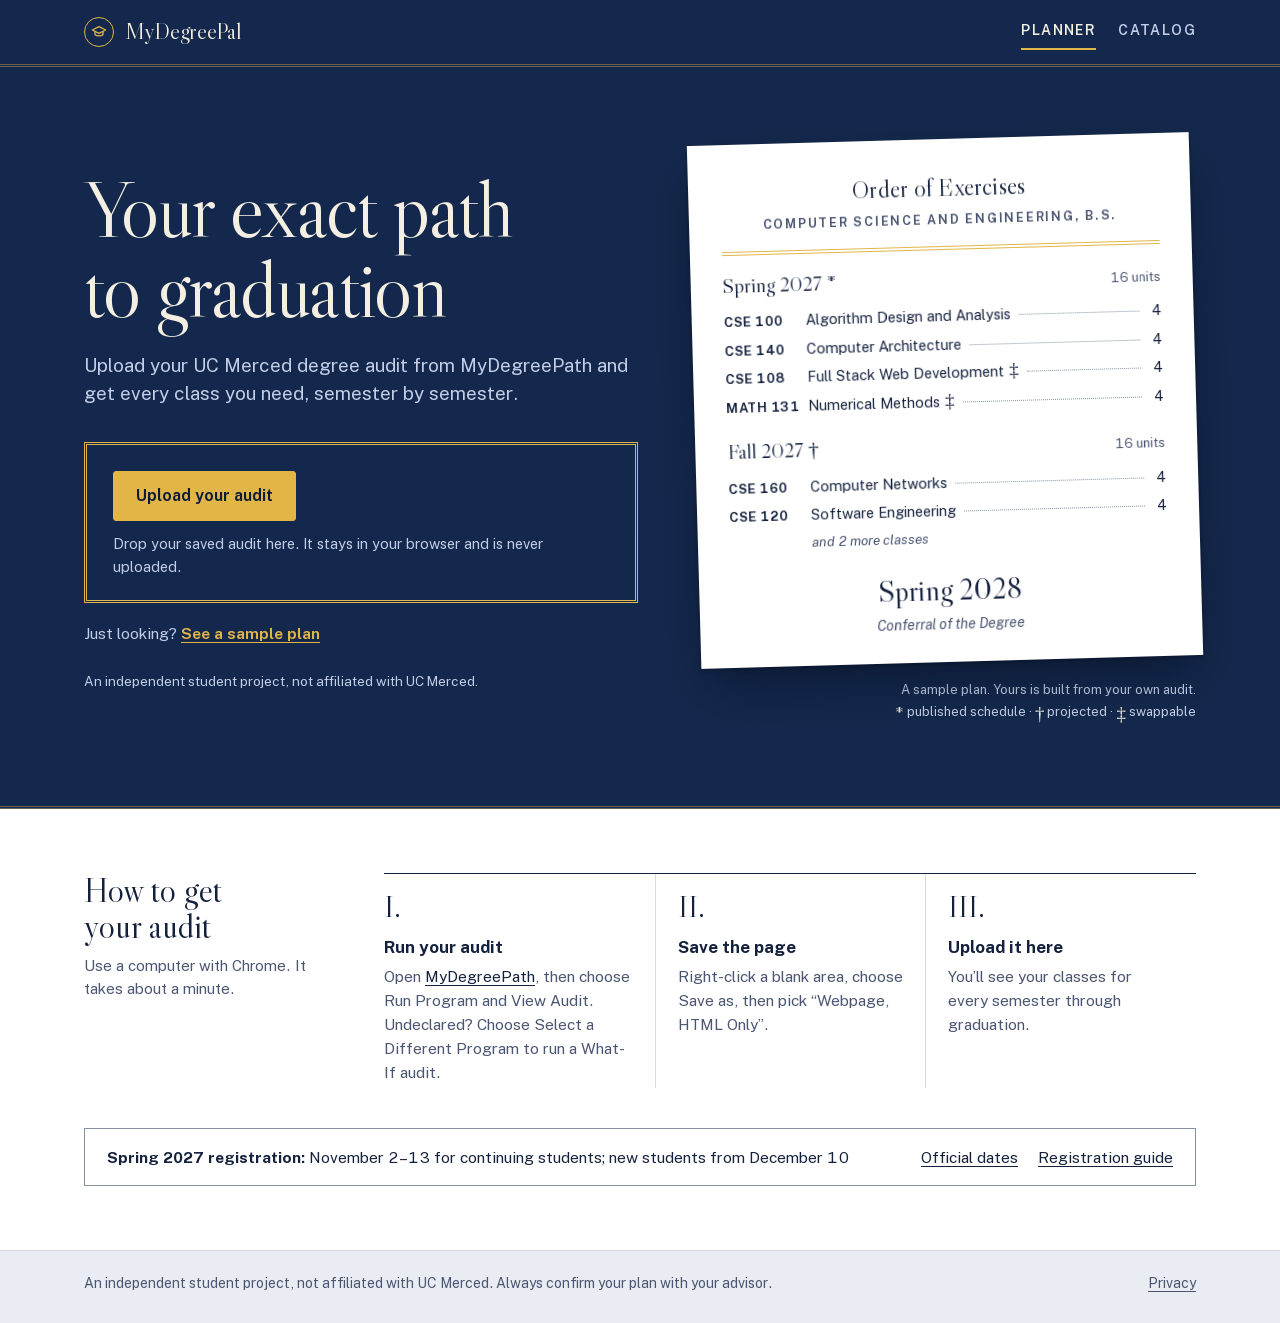
<file: index.html>
<!doctype html>
<html lang="en">
<head>
  <meta charset="utf-8">
  <meta name="viewport" content="width=device-width, initial-scale=1">
  <title>MyDegreePal — Your exact path to graduation</title>
  <meta name="description" content="Upload your UC Merced degree audit and get every class you need, semester by semester, to graduate on time.">
  <link rel="canonical" href="https://mydegreepal.vercel.app/">
  <meta name="theme-color" content="#13284c">
  <link rel="icon" href="favicon.svg" type="image/svg+xml">
  <link rel="apple-touch-icon" href="apple-touch-icon.png">
  <meta property="og:type" content="website">
  <meta property="og:site_name" content="MyDegreePal">
  <meta property="og:title" content="MyDegreePal — Your exact path to graduation">
  <meta property="og:description" content="Upload your UC Merced degree audit and get every class you need, semester by semester. Private: your audit never leaves your browser.">
  <meta property="og:url" content="https://mydegreepal.vercel.app/">
  <meta property="og:image" content="https://mydegreepal.vercel.app/og.png">
  <meta property="og:image:width" content="1200">
  <meta property="og:image:height" content="630">
  <meta property="og:image:alt" content="MyDegreePal: your exact path to graduation, shown as a printed program of semesters.">
  <meta name="twitter:card" content="summary_large_image">
  <link rel="preload" href="fonts/libre-caslon-display.woff2" as="font" type="font/woff2" crossorigin>
  <link rel="preload" href="fonts/public-sans.woff2" as="font" type="font/woff2" crossorigin>
  <link rel="stylesheet" href="css/style.css">
</head>
<body>
  <a class="skip" href="#main">Skip to content</a>
  <header class="site-header">
    <div class="wrap">
      <a class="brand" href="index.html" id="home-link">
        <span class="brand-mark" aria-hidden="true"><svg width="16" height="16" viewBox="0 0 24 24" fill="none" stroke="#e2b547" stroke-width="2" stroke-linecap="round" stroke-linejoin="round"><path d="M2 9l10-5 10 5-10 5z"/><path d="M6 11.5V16c3 2.5 9 2.5 12 0v-4.5"/></svg></span>
        MyDegreePal
      </a>
      <nav class="site-nav" aria-label="Main">
        <a href="index.html" aria-current="page">Planner</a>
        <a href="catalog.html">Catalog</a>
      </nav>
    </div>
  </header>

  <main id="main">
    <section id="landing">
      <div class="cover">
        <div class="wrap cover-grid">
          <div class="cover-copy">
            <h1 id="landing-title" tabindex="-1">Your exact path to graduation</h1>
            <p class="lede">Upload your UC Merced degree audit from MyDegreePath and get every class you need, semester by semester.</p>
            <div class="dropzone" id="dropzone">
              <span class="btn btn-gold">Upload your audit</span>
              <input id="audit-file" type="file" accept=".html,.htm" aria-label="Upload your degree audit" aria-describedby="drop-hint">
              <p class="hint" id="drop-hint">Drop your saved audit here. It stays in your browser and is never uploaded.</p>
            </div>
            <p class="upload-error" id="upload-error" role="alert" hidden></p>
            <p class="alt-action">Just looking? <button class="link-btn" id="sample-btn" type="button">See a sample plan</button></p>
            <p class="cover-independent">An independent student project, not affiliated with UC Merced.</p>
          </div>

          <figure class="specimen">
            <div class="specimen-page" aria-hidden="true">
              <p class="specimen-title">Order of Exercises</p>
              <p class="specimen-sub smallcaps">Computer Science and Engineering, B.S.</p>
              <div class="rule-double"></div>
              <p class="term-head">Spring 2027 * <span>16 units</span></p>
              <ol>
                <li><b>CSE 100</b><span class="lead"><span>Algorithm Design and Analysis</span></span><span>4</span></li>
                <li><b>CSE 140</b><span class="lead"><span>Computer Architecture</span></span><span>4</span></li>
                <li><b>CSE 108</b><span class="lead"><span>Full Stack Web Development</span><span class="glyph">‡</span></span><span>4</span></li>
                <li><b>MATH 131</b><span class="lead"><span>Numerical Methods</span><span class="glyph">‡</span></span><span>4</span></li>
              </ol>
              <p class="term-head fall">Fall 2027 † <span>16 units</span></p>
              <ol class="fall">
                <li><b>CSE 160</b><span class="lead"><span>Computer Networks</span></span><span>4</span></li>
                <li><b>CSE 120</b><span class="lead"><span>Software Engineering</span></span><span>4</span></li>
              </ol>
              <p class="more-line fall">and 2 more classes</p>
              <p class="conferral-line"><strong>Spring 2028</strong><span>Conferral of the Degree</span></p>
            </div>
            <figcaption>A sample plan. Yours is built from your own audit.<span class="key"><span class="glyph">*</span>published schedule · <span class="glyph">†</span>projected · <span class="glyph">‡</span>swappable</span></figcaption>
          </figure>
        </div>
      </div>

      <div class="paper-band"><div class="wrap">
        <div class="instructions">
          <div>
            <h2>How to get your audit</h2>
            <p>Use a computer with Chrome. It takes about a minute.</p>
          </div>
          <ol class="steps">
            <li><strong>Run your audit</strong>Open <a href="https://ucmerced.uachieve.com/selfservice/" target="_blank" rel="noreferrer">MyDegreePath</a>, then choose Run Program and View Audit. Undeclared? Choose Select a Different Program to run a What-If audit.</li>
            <li><strong>Save the page</strong>Right-click a blank area, choose Save as, then pick “Webpage, HTML Only”.</li>
            <li><strong>Upload it here</strong>You’ll see your classes for every semester through graduation.</li>
          </ol>
        </div>

        <div class="notice">
          <span><strong>Spring 2027 registration:</strong> November 2–13 for continuing students; new students from December 10</span>
          <span class="notice-links">
            <a href="https://registrar.ucmerced.edu/schedules/academic-calendar/academic-calendar-2026-2027" target="_blank" rel="noreferrer">Official dates</a>
            <a href="https://registrar.ucmerced.edu/register" target="_blank" rel="noreferrer">Registration guide</a>
          </span>
        </div>
      </div></div>
    </section>

    <section id="plan" class="plan" hidden></section>
    <p class="sr-only" id="plan-status" role="status" aria-live="polite"></p>
  </main>

  <footer class="site-footer">
    <div class="wrap">
      <span>An independent student project, not affiliated with UC Merced. Always confirm your plan with your advisor.</span>
      <a href="privacy.html">Privacy</a>
    </div>
  </footer>

  <script src="js/audit.js"></script>
  <script src="js/planner.js"></script>
  <script src="js/app.js"></script>
</body>
</html>
</file>
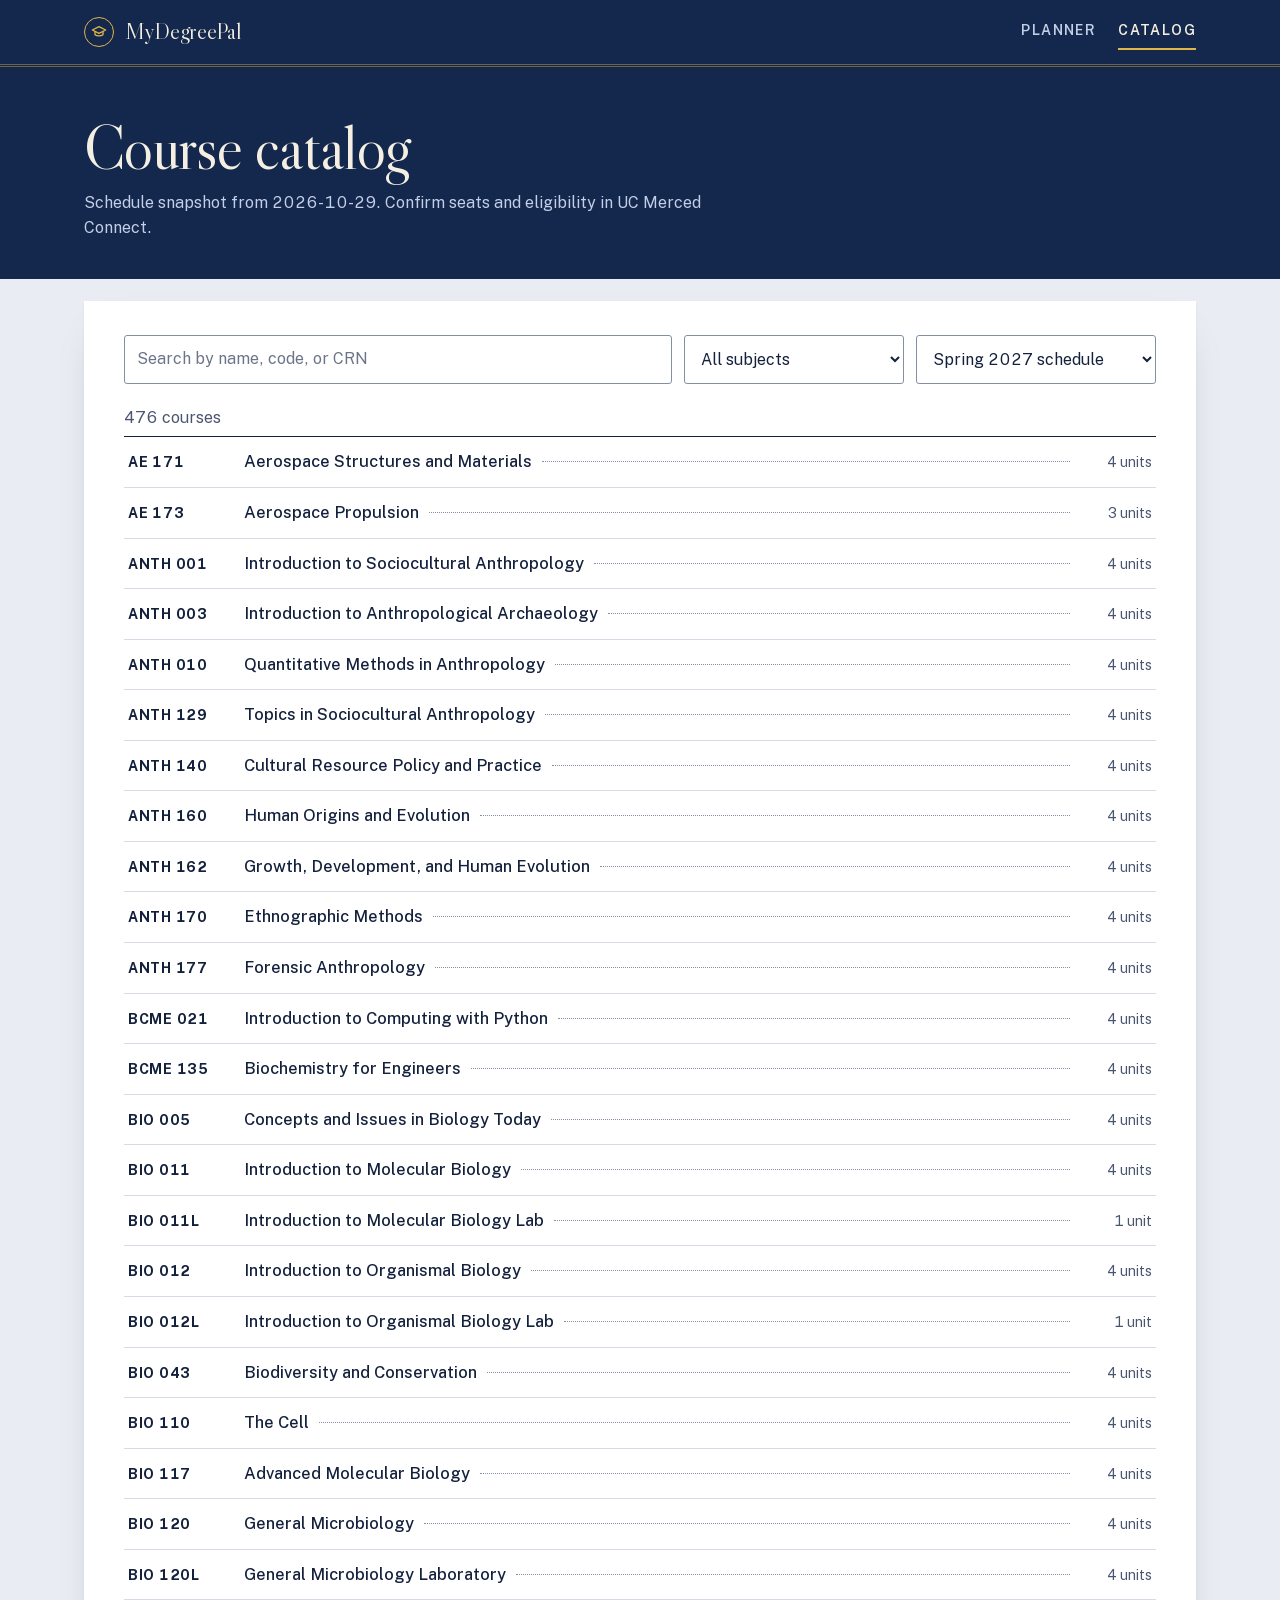
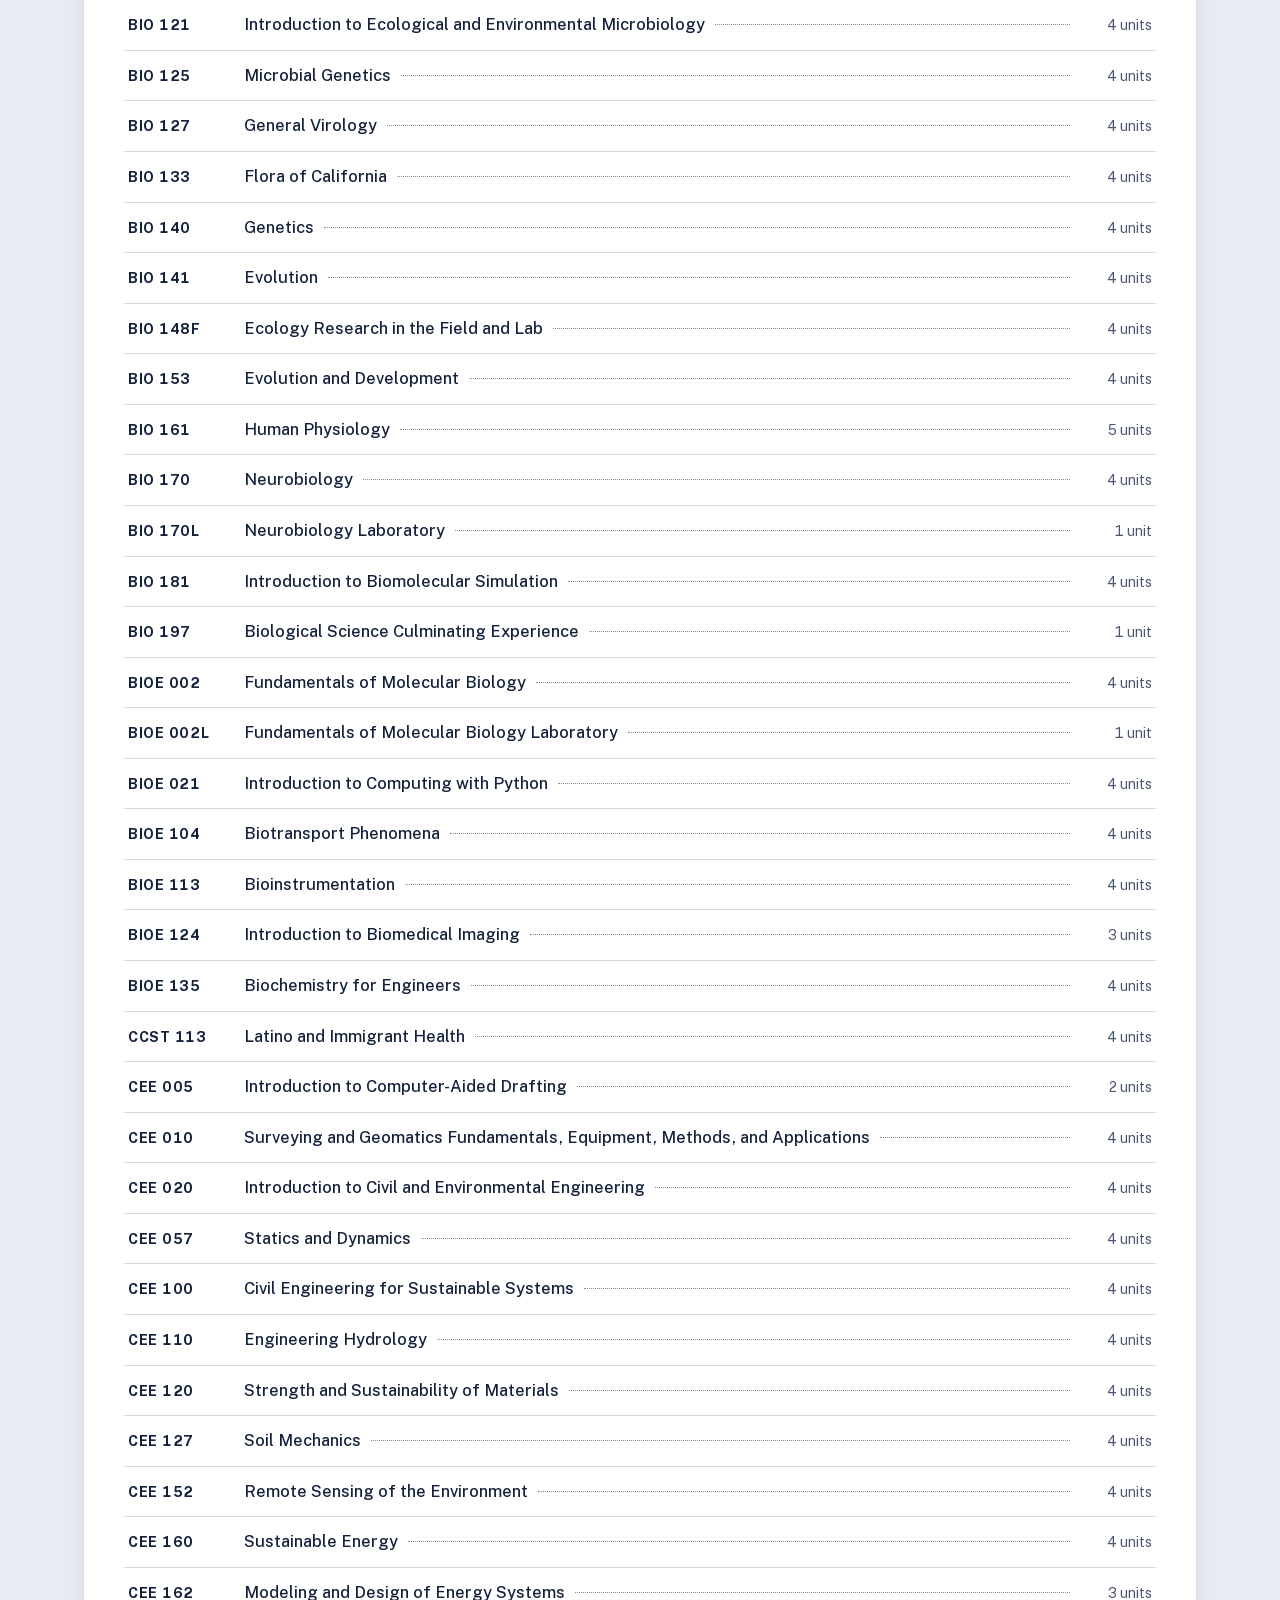
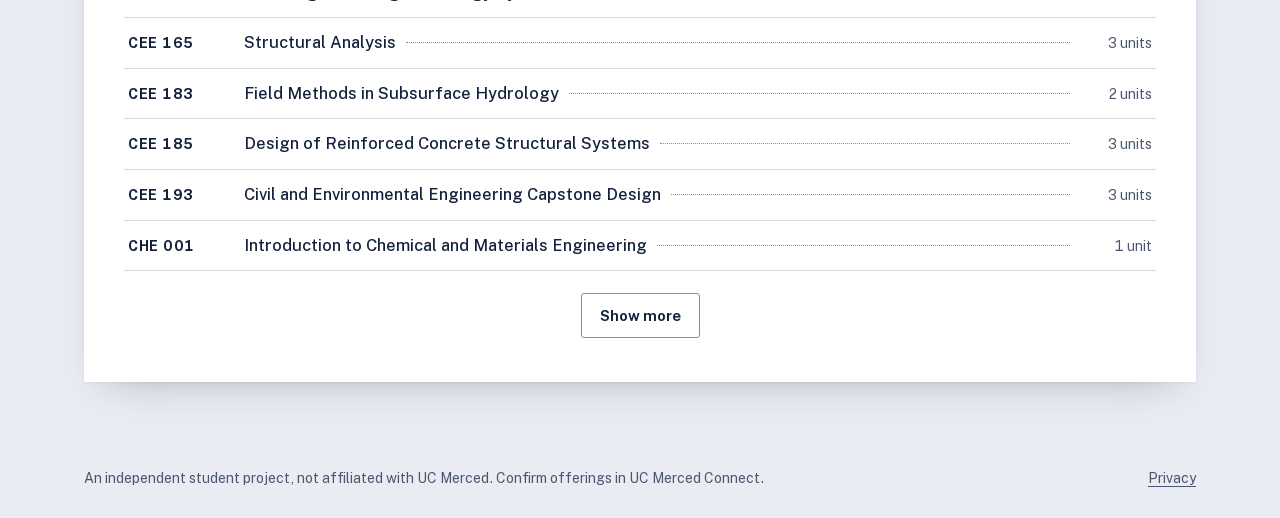
<file: catalog.html>
<!doctype html>
<html lang="en">
<head>
  <meta charset="utf-8">
  <meta name="viewport" content="width=device-width, initial-scale=1">
  <title>Course Catalog — MyDegreePal</title>
  <meta name="description" content="Search UC Merced courses, prerequisites, and when each class is usually offered.">
  <link rel="canonical" href="https://mydegreepal.vercel.app/catalog.html">
  <meta name="theme-color" content="#13284c">
  <link rel="icon" href="favicon.svg" type="image/svg+xml">
  <link rel="apple-touch-icon" href="apple-touch-icon.png">
  <link rel="preload" href="fonts/libre-caslon-display.woff2" as="font" type="font/woff2" crossorigin>
  <link rel="preload" href="fonts/public-sans.woff2" as="font" type="font/woff2" crossorigin>
  <link rel="stylesheet" href="css/style.css">
</head>
<body>
  <a class="skip" href="#main">Skip to content</a>
  <header class="site-header">
    <div class="wrap">
      <a class="brand" href="index.html">
        <span class="brand-mark" aria-hidden="true"><svg width="16" height="16" viewBox="0 0 24 24" fill="none" stroke="#e2b547" stroke-width="2" stroke-linecap="round" stroke-linejoin="round"><path d="M2 9l10-5 10 5-10 5z"/><path d="M6 11.5V16c3 2.5 9 2.5 12 0v-4.5"/></svg></span>
        MyDegreePal
      </a>
      <nav class="site-nav" aria-label="Main">
        <a href="index.html">Planner</a>
        <a href="catalog.html" aria-current="page">Catalog</a>
      </nav>
    </div>
  </header>

  <main id="main">
    <div class="page-cover">
      <div class="wrap">
        <h1>Course catalog</h1>
        <p id="catalog-sub">Loading courses…</p>
      </div>
    </div>
    <div class="wrap">
      <div class="sheet">
        <div class="filters">
          <input id="q" type="search" placeholder="Search by name, code, or CRN" aria-label="Search courses">
          <select id="subject" aria-label="Subject"><option value="">All subjects</option></select>
          <select id="when" aria-label="When offered">
            <option value="s27">Spring 2027 schedule</option>
            <option value="fall">Recently offered in Fall</option>
            <option value="spring">Recently offered in Spring</option>
            <option value="summer">Recently offered in Summer</option>
            <option value="all">All undergraduate courses</option>
          </select>
        </div>
        <p class="result-count" id="count" role="status"></p>
        <div class="catalog-list" id="list"></div>
        <div class="more"><button class="btn" id="more" type="button" hidden>Show more</button></div>
        <p class="catalog-note" id="catalog-note" hidden><b>*</b> On the published Spring 2027 schedule.</p>
      </div>
    </div>
  </main>

  <footer class="site-footer">
    <div class="wrap">
      <span>An independent student project, not affiliated with UC Merced. Confirm offerings in UC Merced Connect.</span>
      <a href="privacy.html">Privacy</a>
    </div>
  </footer>

  <script src="js/audit.js"></script>
  <script src="js/planner.js"></script>
  <script src="js/catalog.js"></script>
</body>
</html>
</file>
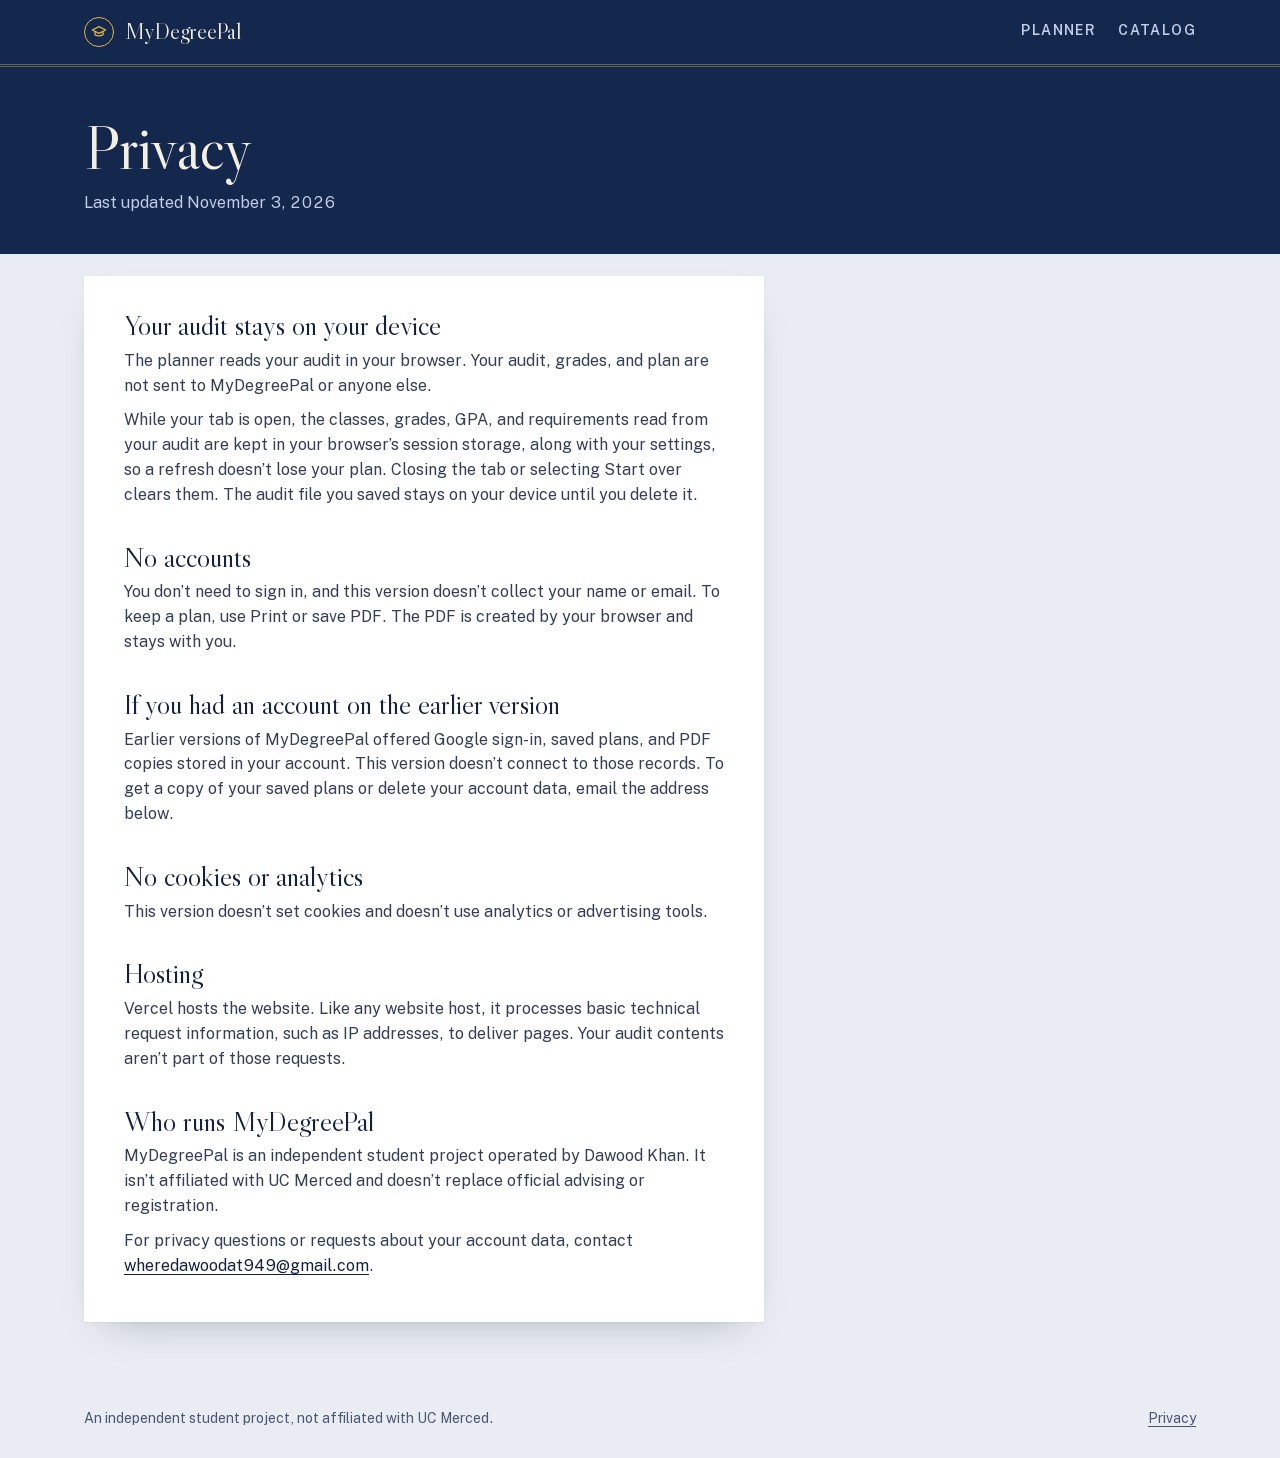
<file: privacy.html>
<!doctype html>
<html lang="en">
<head>
  <meta charset="utf-8">
  <meta name="viewport" content="width=device-width, initial-scale=1">
  <title>Privacy — MyDegreePal</title>
  <meta name="description" content="How MyDegreePal handles your degree audit: it stays in your browser, with no accounts, cookies or analytics.">
  <link rel="canonical" href="https://mydegreepal.vercel.app/privacy.html">
  <meta name="theme-color" content="#13284c">
  <link rel="icon" href="favicon.svg" type="image/svg+xml">
  <link rel="apple-touch-icon" href="apple-touch-icon.png">
  <link rel="preload" href="fonts/libre-caslon-display.woff2" as="font" type="font/woff2" crossorigin>
  <link rel="preload" href="fonts/public-sans.woff2" as="font" type="font/woff2" crossorigin>
  <link rel="stylesheet" href="css/style.css">
</head>
<body>
  <a class="skip" href="#main">Skip to content</a>
  <header class="site-header">
    <div class="wrap">
      <a class="brand" href="index.html">
        <span class="brand-mark" aria-hidden="true"><svg width="16" height="16" viewBox="0 0 24 24" fill="none" stroke="#e2b547" stroke-width="2" stroke-linecap="round" stroke-linejoin="round"><path d="M2 9l10-5 10 5-10 5z"/><path d="M6 11.5V16c3 2.5 9 2.5 12 0v-4.5"/></svg></span>
        MyDegreePal
      </a>
      <nav class="site-nav" aria-label="Main">
        <a href="index.html">Planner</a>
        <a href="catalog.html">Catalog</a>
      </nav>
    </div>
  </header>

  <main id="main">
    <div class="page-cover">
      <div class="wrap">
        <h1>Privacy</h1>
        <p>Last updated November 3, 2026</p>
      </div>
    </div>
    <div class="wrap">
    <article class="article sheet">
      <h2>Your audit stays on your device</h2>
      <p>The planner reads your audit in your browser. Your audit, grades, and plan are not sent to MyDegreePal or anyone else.</p>
      <p>While your tab is open, the classes, grades, GPA, and requirements read from your audit are kept in your browser’s session storage, along with your settings, so a refresh doesn’t lose your plan. Closing the tab or selecting Start over clears them. The audit file you saved stays on your device until you delete it.</p>
      <h2>No accounts</h2>
      <p>You don’t need to sign in, and this version doesn’t collect your name or email. To keep a plan, use Print or save PDF. The PDF is created by your browser and stays with you.</p>
      <h2>If you had an account on the earlier version</h2>
      <p>Earlier versions of MyDegreePal offered Google sign-in, saved plans, and PDF copies stored in your account. This version doesn’t connect to those records. To get a copy of your saved plans or delete your account data, email the address below.</p>
      <h2>No cookies or analytics</h2>
      <p>This version doesn’t set cookies and doesn’t use analytics or advertising tools.</p>
      <h2>Hosting</h2>
      <p>Vercel hosts the website. Like any website host, it processes basic technical request information, such as IP addresses, to deliver pages. Your audit contents aren’t part of those requests.</p>
      <h2>Who runs MyDegreePal</h2>
      <p>MyDegreePal is an independent student project operated by Dawood Khan. It isn’t affiliated with UC Merced and doesn’t replace official advising or registration.</p>
      <p>For privacy questions or requests about your account data, contact <a href="mailto:wheredawoodat949@gmail.com">wheredawoodat949@gmail.com</a>.</p>
    </article>
    </div>
  </main>

  <footer class="site-footer">
    <div class="wrap">
      <span>An independent student project, not affiliated with UC Merced.</span>
      <a href="privacy.html">Privacy</a>
    </div>
  </footer>
</body>
</html>
</file>
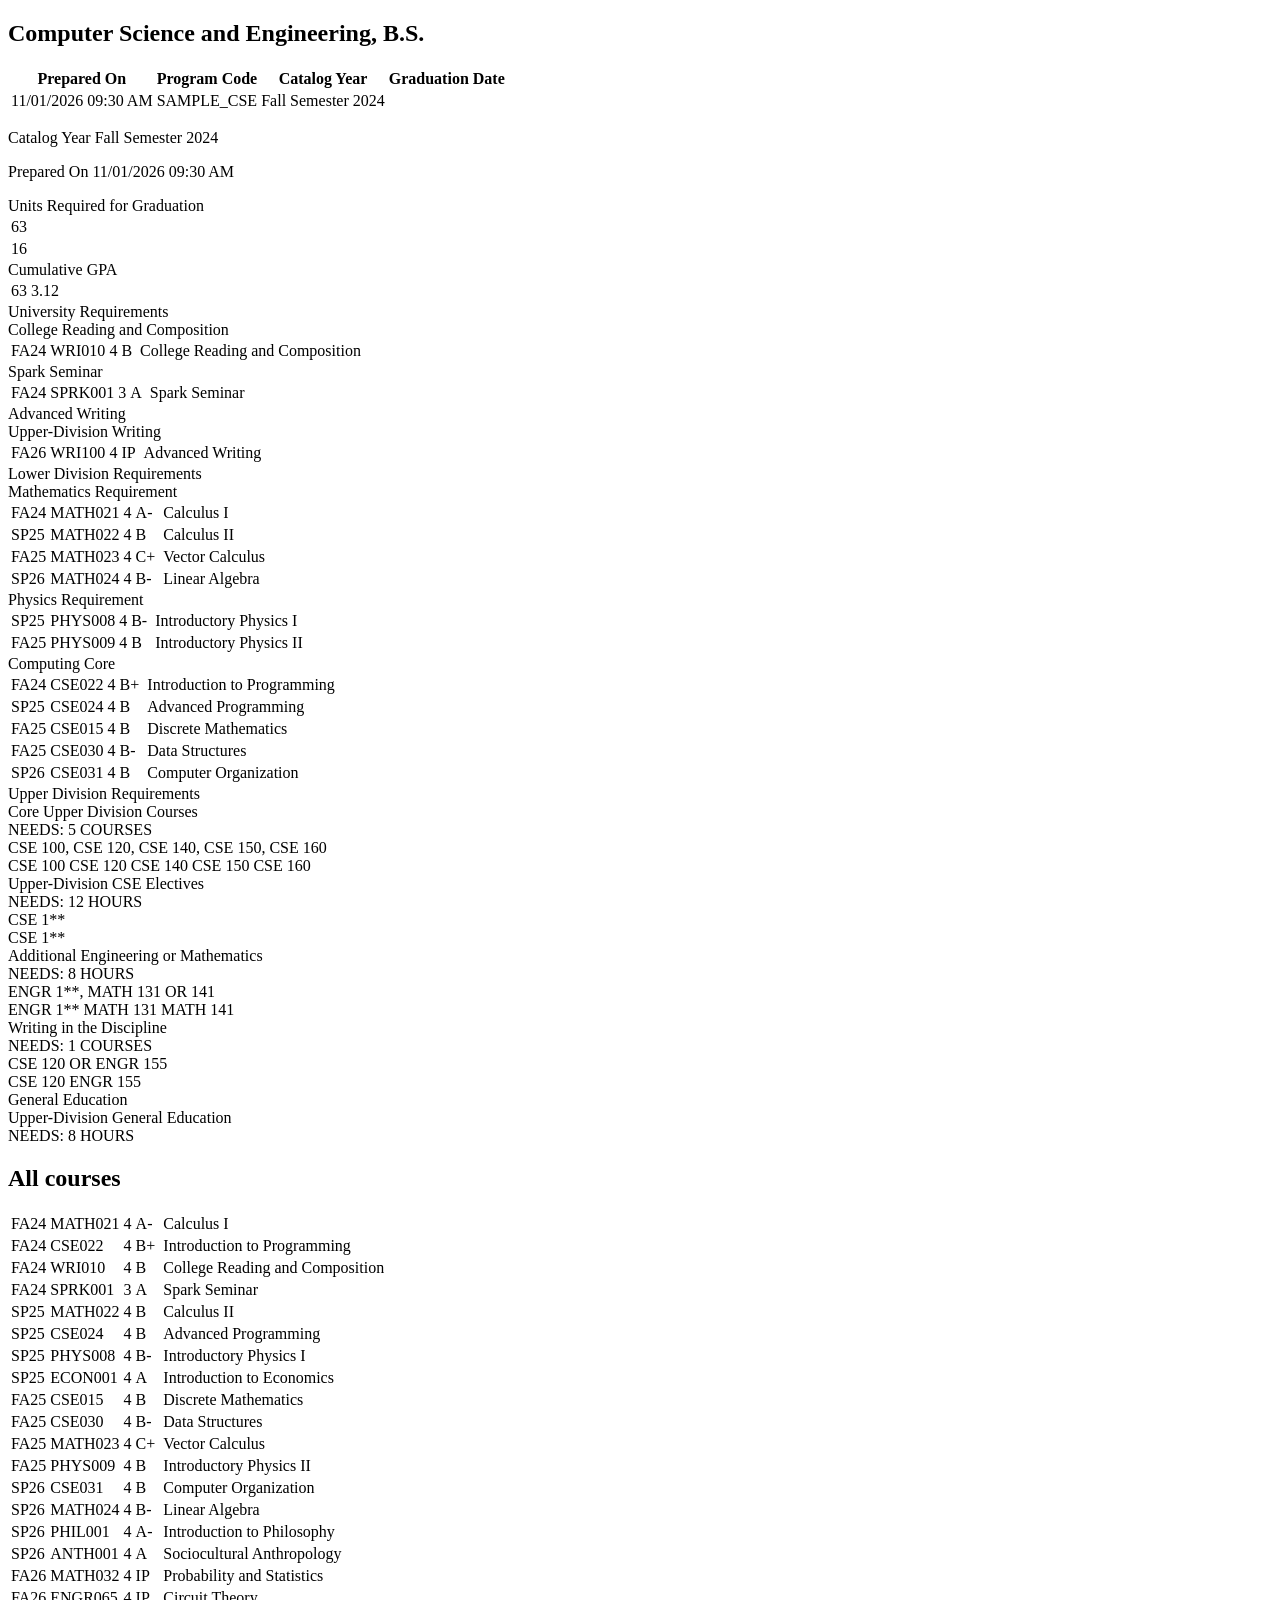
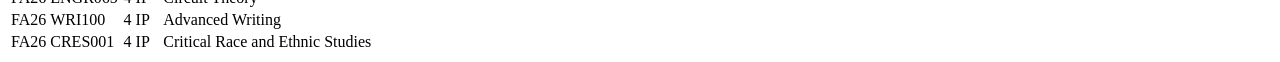
<file: samples/sample-audit.html>
<!doctype html><html><head><title>Fictional sample audit</title></head><body>
<div class="card"><div class="card-header"><div class="row"><div class="col-md-8"><h2 class="h5">Computer Science and Engineering, B.S.</h2></div></div></div></div>
<table><thead><tr><th>Prepared On</th><th>Program Code</th><th>Catalog Year</th><th>Graduation Date</th></tr></thead>
<tbody><tr><td>11/01/2026 09:30 AM</td><td>SAMPLE_CSE</td><td>Fall Semester 2024</td><td></td></tr></tbody></table>
<p>Catalog Year Fall Semester 2024</p><p>Prepared On 11/01/2026 09:30 AM</p>

<div class="requirement Status_NO" rname="REQ-UNITS" rqdhours="120"><div class="reqTitle">Units Required for Graduation</div>
  <table><tr class="reqEarned"><td class="hours">63</td></tr><tr class="reqIpDetail"><td class="hours">16</td></tr></table></div>
<div class="requirement Status_OK" rname="REQ-GPA" ><div class="reqTitle">Cumulative GPA</div><table><tr class="reqGpaDetail"><td class="hours">63</td><td class="gpa">3.12</td></tr></table></div>

<div class="requirement Status_OK" rname="REQ-GE1" ><div class="reqTitle">University Requirements</div><div class="subrequirement Status_OK" id="College-Reading-and-Composition">
  <div class="subreqTitle">College Reading and Composition</div>
  
  
  <table><tr class="takenCourse"><td class="term">FA24</td><td class="course">WRI010</td><td class="credit">4</td><td class="grade">B</td><td class="ccode"></td><td class="description">College Reading and Composition</td></tr></table>
</div><div class="subrequirement Status_OK" id="Spark-Seminar">
  <div class="subreqTitle">Spark Seminar</div>
  
  
  <table><tr class="takenCourse"><td class="term">FA24</td><td class="course">SPRK001</td><td class="credit">3</td><td class="grade">A</td><td class="ccode"></td><td class="description">Spark Seminar</td></tr></table>
</div></div>
<div class="requirement Status_IP" rname="REQ-GE2" ><div class="reqTitle">Advanced Writing</div><div class="subrequirement Status_IP" id="Upper-Division-Writing">
  <div class="subreqTitle">Upper-Division Writing</div>
  
  
  <table><tr class="takenCourse"><td class="term">FA26</td><td class="course">WRI100</td><td class="credit">4</td><td class="grade">IP</td><td class="ccode"></td><td class="description">Advanced Writing</td></tr></table>
</div></div>

<div class="requirement Status_OK" rname="REQ-LD" ><div class="reqTitle">Lower Division Requirements</div><div class="subrequirement Status_OK" id="Mathematics-Requirement">
  <div class="subreqTitle">Mathematics Requirement</div>
  
  
  <table><tr class="takenCourse"><td class="term">FA24</td><td class="course">MATH021</td><td class="credit">4</td><td class="grade">A-</td><td class="ccode"></td><td class="description">Calculus I</td></tr><tr class="takenCourse"><td class="term">SP25</td><td class="course">MATH022</td><td class="credit">4</td><td class="grade">B</td><td class="ccode"></td><td class="description">Calculus II</td></tr><tr class="takenCourse"><td class="term">FA25</td><td class="course">MATH023</td><td class="credit">4</td><td class="grade">C+</td><td class="ccode"></td><td class="description">Vector Calculus</td></tr><tr class="takenCourse"><td class="term">SP26</td><td class="course">MATH024</td><td class="credit">4</td><td class="grade">B-</td><td class="ccode"></td><td class="description">Linear Algebra</td></tr></table>
</div><div class="subrequirement Status_OK" id="Physics-Requirement">
  <div class="subreqTitle">Physics Requirement</div>
  
  
  <table><tr class="takenCourse"><td class="term">SP25</td><td class="course">PHYS008</td><td class="credit">4</td><td class="grade">B-</td><td class="ccode"></td><td class="description">Introductory Physics I</td></tr><tr class="takenCourse"><td class="term">FA25</td><td class="course">PHYS009</td><td class="credit">4</td><td class="grade">B</td><td class="ccode"></td><td class="description">Introductory Physics II</td></tr></table>
</div><div class="subrequirement Status_OK" id="Computing-Core">
  <div class="subreqTitle">Computing Core</div>
  
  
  <table><tr class="takenCourse"><td class="term">FA24</td><td class="course">CSE022</td><td class="credit">4</td><td class="grade">B+</td><td class="ccode"></td><td class="description">Introduction to Programming</td></tr><tr class="takenCourse"><td class="term">SP25</td><td class="course">CSE024</td><td class="credit">4</td><td class="grade">B</td><td class="ccode"></td><td class="description">Advanced Programming</td></tr><tr class="takenCourse"><td class="term">FA25</td><td class="course">CSE015</td><td class="credit">4</td><td class="grade">B</td><td class="ccode"></td><td class="description">Discrete Mathematics</td></tr><tr class="takenCourse"><td class="term">FA25</td><td class="course">CSE030</td><td class="credit">4</td><td class="grade">B-</td><td class="ccode"></td><td class="description">Data Structures</td></tr><tr class="takenCourse"><td class="term">SP26</td><td class="course">CSE031</td><td class="credit">4</td><td class="grade">B</td><td class="ccode"></td><td class="description">Computer Organization</td></tr></table>
</div></div>

<div class="requirement Status_NO" rname="REQ-UD" ><div class="reqTitle">Upper Division Requirements</div><div class="subrequirement Status_NO" id="Core-Upper-Division-Courses">
  <div class="subreqTitle">Core Upper Division Courses</div>
  <div class="subreqNeeds">NEEDS: 5 COURSES</div>
  <div class="fromcourselist">CSE 100, CSE 120, CSE 140, CSE 150, CSE 160</div><div><span class="course" department="CSE" number="100">CSE 100</span> <span class="course" department="CSE" number="120">CSE 120</span> <span class="course" department="CSE" number="140">CSE 140</span> <span class="course" department="CSE" number="150">CSE 150</span> <span class="course" department="CSE" number="160">CSE 160</span></div>
  <table></table>
</div><div class="subrequirement Status_NO" id="Upper-Division-CSE-Electives">
  <div class="subreqTitle">Upper-Division CSE Electives</div>
  <div class="subreqNeeds">NEEDS: 12 HOURS</div>
  <div class="fromcourselist">CSE 1**</div><div><span class="course" department="CSE" number="1**">CSE 1**</span></div>
  <table></table>
</div><div class="subrequirement Status_NO" id="Additional-Engineering-or-Mathematics">
  <div class="subreqTitle">Additional Engineering or Mathematics</div>
  <div class="subreqNeeds">NEEDS: 8 HOURS</div>
  <div class="fromcourselist">ENGR 1**, MATH 131 OR 141</div><div><span class="course" department="ENGR" number="1**">ENGR 1**</span> <span class="course" department="MATH" number="131">MATH 131</span> <span class="course" department="MATH" number="141">MATH 141</span></div>
  <table></table>
</div><div class="subrequirement Status_NO" id="Writing-in-the-Discipline">
  <div class="subreqTitle">Writing in the Discipline</div>
  <div class="subreqNeeds">NEEDS: 1 COURSES</div>
  <div class="fromcourselist">CSE 120 OR ENGR 155</div><div><span class="course" department="CSE" number="120">CSE 120</span> <span class="course" department="ENGR" number="155">ENGR 155</span></div>
  <table></table>
</div></div>

<div class="requirement Status_NO" rname="REQ-GE3" ><div class="reqTitle">General Education</div><div class="subrequirement Status_NO" id="Upper-Division-General-Education">
  <div class="subreqTitle">Upper-Division General Education</div>
  <div class="subreqNeeds">NEEDS: 8 HOURS</div>
  
  <table></table>
</div></div>

<h2>All courses</h2><table><tr class="takenCourse"><td class="term">FA24</td><td class="course">MATH021</td><td class="credit">4</td><td class="grade">A-</td><td class="ccode"></td><td class="description">Calculus I</td></tr><tr class="takenCourse"><td class="term">FA24</td><td class="course">CSE022</td><td class="credit">4</td><td class="grade">B+</td><td class="ccode"></td><td class="description">Introduction to Programming</td></tr><tr class="takenCourse"><td class="term">FA24</td><td class="course">WRI010</td><td class="credit">4</td><td class="grade">B</td><td class="ccode"></td><td class="description">College Reading and Composition</td></tr><tr class="takenCourse"><td class="term">FA24</td><td class="course">SPRK001</td><td class="credit">3</td><td class="grade">A</td><td class="ccode"></td><td class="description">Spark Seminar</td></tr><tr class="takenCourse"><td class="term">SP25</td><td class="course">MATH022</td><td class="credit">4</td><td class="grade">B</td><td class="ccode"></td><td class="description">Calculus II</td></tr><tr class="takenCourse"><td class="term">SP25</td><td class="course">CSE024</td><td class="credit">4</td><td class="grade">B</td><td class="ccode"></td><td class="description">Advanced Programming</td></tr><tr class="takenCourse"><td class="term">SP25</td><td class="course">PHYS008</td><td class="credit">4</td><td class="grade">B-</td><td class="ccode"></td><td class="description">Introductory Physics I</td></tr><tr class="takenCourse"><td class="term">SP25</td><td class="course">ECON001</td><td class="credit">4</td><td class="grade">A</td><td class="ccode"></td><td class="description">Introduction to Economics</td></tr><tr class="takenCourse"><td class="term">FA25</td><td class="course">CSE015</td><td class="credit">4</td><td class="grade">B</td><td class="ccode"></td><td class="description">Discrete Mathematics</td></tr><tr class="takenCourse"><td class="term">FA25</td><td class="course">CSE030</td><td class="credit">4</td><td class="grade">B-</td><td class="ccode"></td><td class="description">Data Structures</td></tr><tr class="takenCourse"><td class="term">FA25</td><td class="course">MATH023</td><td class="credit">4</td><td class="grade">C+</td><td class="ccode"></td><td class="description">Vector Calculus</td></tr><tr class="takenCourse"><td class="term">FA25</td><td class="course">PHYS009</td><td class="credit">4</td><td class="grade">B</td><td class="ccode"></td><td class="description">Introductory Physics II</td></tr><tr class="takenCourse"><td class="term">SP26</td><td class="course">CSE031</td><td class="credit">4</td><td class="grade">B</td><td class="ccode"></td><td class="description">Computer Organization</td></tr><tr class="takenCourse"><td class="term">SP26</td><td class="course">MATH024</td><td class="credit">4</td><td class="grade">B-</td><td class="ccode"></td><td class="description">Linear Algebra</td></tr><tr class="takenCourse"><td class="term">SP26</td><td class="course">PHIL001</td><td class="credit">4</td><td class="grade">A-</td><td class="ccode"></td><td class="description">Introduction to Philosophy</td></tr><tr class="takenCourse"><td class="term">SP26</td><td class="course">ANTH001</td><td class="credit">4</td><td class="grade">A</td><td class="ccode"></td><td class="description">Sociocultural Anthropology</td></tr><tr class="takenCourse"><td class="term">FA26</td><td class="course">MATH032</td><td class="credit">4</td><td class="grade">IP</td><td class="ccode"></td><td class="description">Probability and Statistics</td></tr><tr class="takenCourse"><td class="term">FA26</td><td class="course">ENGR065</td><td class="credit">4</td><td class="grade">IP</td><td class="ccode"></td><td class="description">Circuit Theory</td></tr><tr class="takenCourse"><td class="term">FA26</td><td class="course">WRI100</td><td class="credit">4</td><td class="grade">IP</td><td class="ccode"></td><td class="description">Advanced Writing</td></tr><tr class="takenCourse"><td class="term">FA26</td><td class="course">CRES001</td><td class="credit">4</td><td class="grade">IP</td><td class="ccode"></td><td class="description">Critical Race and Ethnic Studies</td></tr></table>
</body></html>
</file>
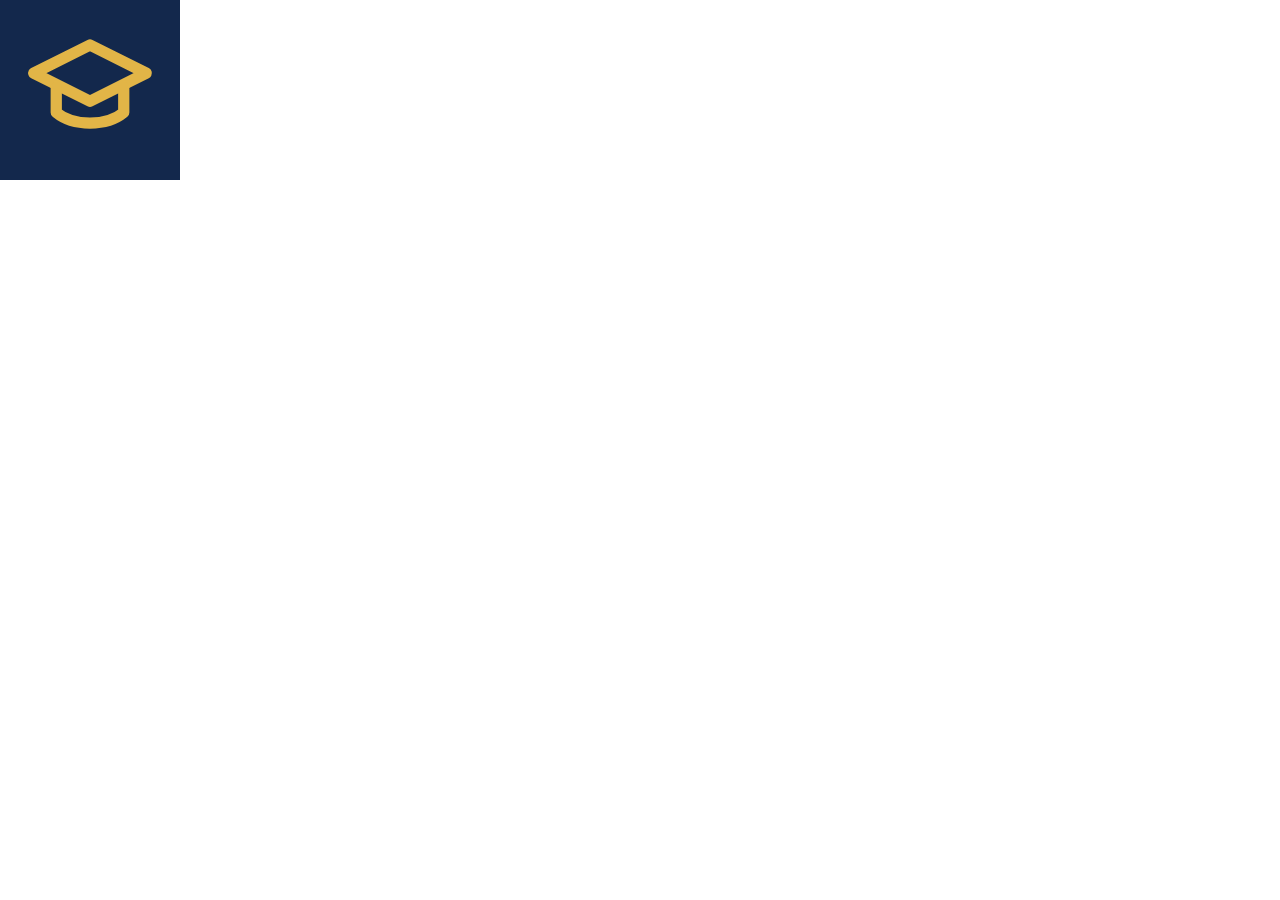
<file: tools/icon.html>
<!doctype html><html><head><meta charset="utf-8"><style>body{margin:0;width:180px;height:180px}</style></head>
<body><svg xmlns="http://www.w3.org/2000/svg" viewBox="0 0 32 32" width="180" height="180"><rect width="32" height="32" fill="#13284c"/><g fill="none" stroke="#e2b547" stroke-width="2" stroke-linecap="round" stroke-linejoin="round" transform="translate(4 4)"><path d="M2 9l10-5 10 5-10 5z"/><path d="M6 11.5V16c3 2.5 9 2.5 12 0v-4.5"/></g></svg></body></html>
</file>
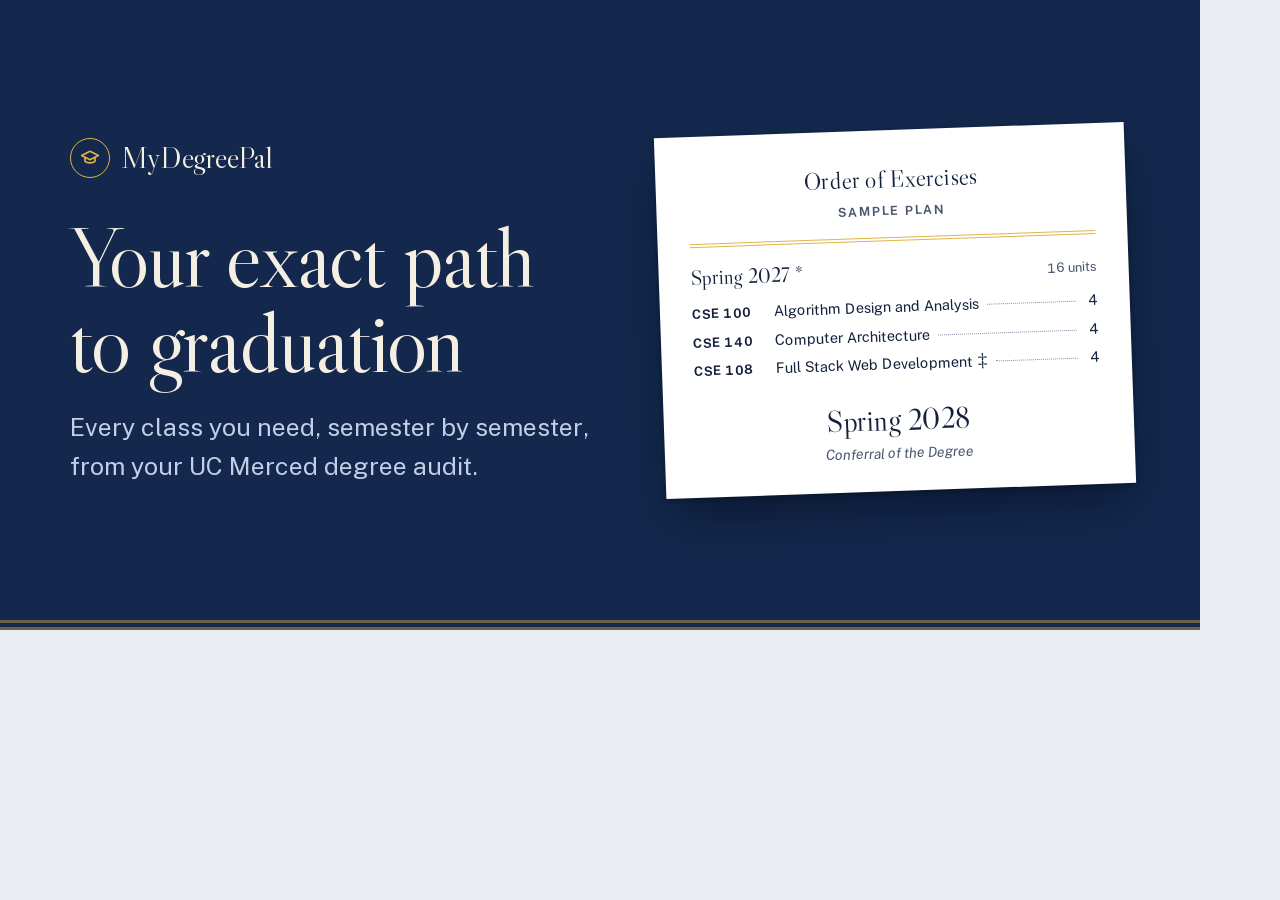
<file: tools/og.html>
<!doctype html>
<html><head><meta charset="utf-8"><link rel="stylesheet" href="../css/style.css">
<style>
  body { margin: 0; width: 1200px; height: 630px; overflow: hidden; display: block; min-height: 0; }
  .og { width: 1200px; height: 630px; background: var(--cover); color: var(--ivory); display: grid; grid-template-columns: 1fr 470px; gap: 40px; align-items: center; padding: 0 70px; border-bottom: 10px double var(--cover-line); }
  .og .brand { font-size: 30px; margin-bottom: 34px; }
  .og .brand-mark { width: 40px; height: 40px; }
  .og h1 { font-family: var(--display); font-size: 86px; line-height: .98; letter-spacing: -.02em; }
  .og > div > p { margin-top: 24px; font-size: 25px; color: var(--ivory-2); }
  .og .specimen-page { transform: rotate(-2deg); }
</style></head>
<body>
<div class="og">
  <div>
    <div class="brand"><span class="brand-mark"><svg width="20" height="20" viewBox="0 0 24 24" fill="none" stroke="#e2b547" stroke-width="2" stroke-linecap="round" stroke-linejoin="round"><path d="M2 9l10-5 10 5-10 5z"/><path d="M6 11.5V16c3 2.5 9 2.5 12 0v-4.5"/></svg></span>MyDegreePal</div>
    <h1>Your exact path to graduation</h1>
    <p>Every class you need, semester by semester, from your UC Merced degree audit.</p>
  </div>
  <div class="specimen"><div class="specimen-page">
    <p class="specimen-title">Order of Exercises</p>
    <p class="specimen-sub smallcaps">Sample plan</p>
    <div class="rule-double"></div>
    <p class="term-head">Spring 2027 * <span>16 units</span></p>
    <ol>
      <li><b>CSE 100</b><span class="lead"><span>Algorithm Design and Analysis</span></span><span>4</span></li>
      <li><b>CSE 140</b><span class="lead"><span>Computer Architecture</span></span><span>4</span></li>
      <li><b>CSE 108</b><span class="lead"><span>Full Stack Web Development</span><span class="glyph">‡</span></span><span>4</span></li>
    </ol>
    <p class="conferral-line"><strong>Spring 2028</strong><span>Conferral of the Degree</span></p>
  </div></div>
</div>
</body></html>
</file>
<file: css/style.css>
/* MyDegreePal: the plan as a commencement program. Cover stock in regalia navy with gold foil,
   interior on white program stock, status printed as reference marks. */

@font-face { font-family: "Caslon Display"; src: url("../fonts/libre-caslon-display.woff2") format("woff2"); font-weight: 400; font-display: swap; }
@font-face { font-family: "Public Sans"; src: url("../fonts/public-sans.woff2") format("woff2"); font-weight: 100 900; font-style: normal; font-display: swap; }
@font-face { font-family: "Public Sans"; src: url("../fonts/public-sans-italic.woff2") format("woff2"); font-weight: 100 900; font-style: italic; font-display: swap; }

:root {
  --cover: #13284c;
  --cover-deep: #0c1c38;
  --cover-line: rgba(226, 181, 71, .42);
  --foil: #e2b547;
  --foil-bright: #f0c95f;
  --ivory: #f4efe2;
  --ivory-2: #c3cfe8;
  --paper: #fff;
  --ground: #e9ecf2;
  --ink: #14213d;
  --ink-2: #4a5571;
  --rule: #d5dae4;
  --rule-strong: #858fa3;
  --flag: #a3311f;
  --hood: var(--foil);
  --display: "Caslon Display", "Libre Caslon Display", Georgia, serif;
  --sans: "Public Sans", -apple-system, BlinkMacSystemFont, "Segoe UI", Roboto, Arial, sans-serif;
  --ease-out: cubic-bezier(0.23, 1, 0.32, 1);
  --wrap: 1160px;
}

/* academic hood velvet by discipline (American Council on Education costume code) */
.hood-engineering { --hood: #e8742a; }
.hood-science { --hood: #f2b705; }
.hood-arts { --hood: #f7f5f0; }
.hood-economics { --hood: #b8692f; }
.hood-business { --hood: #c4ad7c; }
.hood-health { --hood: #f2907c; }

* { box-sizing: border-box; }
html { -webkit-text-size-adjust: 100%; scrollbar-color: var(--rule-strong) var(--ground); }
body {
  margin: 0; background: var(--ground); color: var(--ink);
  font: 16px/1.55 var(--sans); font-variant-numeric: tabular-nums;
  display: flex; flex-direction: column; min-height: 100vh;
}
::selection { background: var(--foil); color: var(--cover-deep); }
main { flex: 1; width: 100%; }
h1, h2, h3 { line-height: 1.1; margin: 0; font-weight: 400; text-wrap: balance; }
p { margin: 0; }
a { color: var(--ink); text-underline-offset: 3px; text-decoration-thickness: 1px; }
a:hover { text-decoration-thickness: 2px; }
button, select, input { font: inherit; color: inherit; }
input, select { caret-color: var(--cover); }
button { cursor: pointer; }
:focus-visible { outline: 2px solid var(--cover); outline-offset: 3px; border-radius: 2px; }
[hidden] { display: none !important; }
[tabindex="-1"]:focus { outline: none; }
.sr-only { position: absolute; width: 1px; height: 1px; padding: 0; margin: -1px; overflow: hidden; clip: rect(0 0 0 0); white-space: nowrap; border: 0; }

.skip { position: absolute; left: -999px; }
.skip:focus { left: 12px; top: 12px; background: var(--paper); color: var(--ink); padding: 8px 12px; z-index: 30; }
.wrap { max-width: var(--wrap); margin: 0 auto; padding-inline: 24px; }
.smallcaps { font-size: 12.5px; font-weight: 650; letter-spacing: .14em; text-transform: uppercase; }

/* ---- header: the cover's top edge -------------------------------------------- */
.site-header { background: var(--cover); color: var(--ivory); border-bottom: 3px double var(--cover-line); position: sticky; top: 0; z-index: 10; }
.site-header .wrap { display: flex; align-items: center; justify-content: space-between; height: 64px; }
.brand { display: flex; align-items: center; gap: 11px; color: var(--ivory); text-decoration: none; font-family: var(--display); font-size: 23px; letter-spacing: -.005em; }
.brand-mark { width: 30px; height: 30px; border: 1px solid var(--foil); border-radius: 50%; display: grid; place-items: center; }
.site-nav { display: flex; gap: 22px; }
.site-nav a { padding: 6px 0; color: var(--ivory-2); text-decoration: none; font-size: 14px; font-weight: 600; letter-spacing: .1em; text-transform: uppercase; border-bottom: 2px solid transparent; }
.site-nav a:hover { color: var(--ivory); }
.site-nav a[aria-current="page"] { color: var(--ivory); border-bottom-color: var(--foil); }
.site-header :focus-visible, .cover :focus-visible, .plan-cover :focus-visible, .whatif :focus-visible { outline-color: var(--foil); }

/* ---- footer: colophon ---------------------------------------------------------- */
.site-footer { padding: 22px 0 28px; color: var(--ink-2); font-size: 14px; }
.site-footer .wrap { display: flex; justify-content: space-between; gap: 16px; flex-wrap: wrap; }
.site-footer a { color: var(--ink-2); }

/* ---- buttons ------------------------------------------------------------------- */
.btn {
  display: inline-flex; align-items: center; justify-content: center; gap: 8px;
  border: 1px solid var(--rule-strong); background: var(--paper); color: var(--ink);
  font-weight: 650; font-size: 15px; padding: 10px 18px; border-radius: 3px; text-decoration: none;
  transition: background-color 160ms var(--ease-out), border-color 160ms var(--ease-out), transform 120ms var(--ease-out);
}
.btn:hover { border-color: var(--ink); }
.btn:active { transform: translateY(1px); }
.btn-gold { background: var(--foil); border-color: var(--foil); color: var(--cover-deep); }
.btn-gold:hover { background: var(--foil-bright); border-color: var(--foil-bright); }
.btn-ghost { background: transparent; border-color: var(--cover-line); color: var(--ivory); }
.btn-ghost:hover { border-color: var(--foil); background: rgba(226, 181, 71, .08); }
.link-btn { background: none; border: 0; padding: 0; color: inherit; font-weight: 650; text-decoration: underline; text-underline-offset: 3px; }
.link-btn:hover { text-decoration-thickness: 2px; }

/* ---- landing: the program cover ------------------------------------------------- */
.cover { background: var(--cover); color: var(--ivory); border-bottom: 3px double var(--cover-line); overflow: hidden; view-transition-name: cover; }
.cover-grid { display: grid; grid-template-columns: minmax(0, 1.05fr) minmax(0, .95fr); gap: 56px; align-items: center; padding-top: 72px; padding-bottom: 84px; }
.cover h1 { font-family: var(--display); font-size: clamp(46px, 6.4vw, 80px); line-height: 1; letter-spacing: -.02em; color: var(--ivory); }
.cover .lede { margin-top: 22px; font-size: 19px; line-height: 1.5; color: var(--ivory-2); max-width: 30em; }
.dropzone {
  position: relative; margin-top: 34px; padding: 26px 26px 22px;
  border: 3px double var(--foil); display: grid; justify-items: start; gap: 12px;
  transition: background-color 200ms var(--ease-out);
}
.dropzone:hover, .dropzone.over { background: rgba(226, 181, 71, .08); }
.dropzone input { position: absolute; inset: 0; width: 100%; height: 100%; opacity: 0; cursor: pointer; }
.dropzone:focus-within { outline: 2px solid var(--foil); outline-offset: 4px; }
.dropzone .btn { pointer-events: none; font-size: 16px; padding: 12px 22px; }
.dropzone .hint { font-size: 14.5px; color: var(--ivory-2); }
.dropzone.busy .hint { color: var(--ivory); font-weight: 600; }
.upload-error { margin-top: 14px; padding: 12px 14px; background: var(--paper); color: var(--flag); font-size: 15px; font-weight: 550; border: 1px solid var(--flag); }
.alt-action { margin-top: 18px; font-size: 15.5px; color: var(--ivory-2); }
.alt-action .link-btn { color: var(--foil); }
.cover-independent { margin-top: 26px; font-size: 13.5px; color: var(--ivory-2); }

/* the opened program beside the cover: a real sample, set as a printed page */
.specimen { margin: 0; position: relative; }
.specimen-page {
  background: var(--paper); color: var(--ink); padding: 30px 32px 26px; transform: rotate(-1.6deg);
  box-shadow: 0 2px 4px rgba(4, 10, 24, .3), 0 24px 48px -12px rgba(4, 10, 24, .55);
}
.specimen-title { text-align: center; font-family: var(--display); font-size: 24px; letter-spacing: .01em; }
.specimen-sub { text-align: center; color: var(--ink-2); margin-top: 4px; }
.specimen .rule-double { margin: 16px 0 14px; }
.specimen .term-head { font-family: var(--display); font-size: 21px; display: flex; justify-content: space-between; align-items: baseline; margin-top: 14px; }
.specimen .term-head span { font-family: var(--sans); font-size: 13px; color: var(--ink-2); }
.specimen ol { list-style: none; margin: 6px 0 0; padding: 0; font-size: 14.5px; }
.specimen li { display: grid; grid-template-columns: 74px minmax(0, 1fr) auto; gap: 8px; align-items: baseline; padding: 3px 0; }
.specimen li b { font-weight: 650; font-size: 13px; letter-spacing: .04em; white-space: nowrap; }
.specimen .glyph { font-size: 19px; vertical-align: -4px; margin: 0 0 0 5px; }
.specimen figcaption .glyph { color: var(--ivory); margin: 0 3px 0 0; }
.specimen .lead { display: flex; align-items: baseline; min-width: 0; }
.specimen .lead > span:first-child { white-space: nowrap; overflow: hidden; text-overflow: ellipsis; }
.specimen .lead::after { content: ""; flex: 1; min-width: 12px; margin: 0 4px 0 8px; border-bottom: 1.5px dotted var(--rule-strong); transform: translateY(-4px); }
.specimen .conferral-line { margin-top: 18px; text-align: center; }
.specimen .conferral-line strong { display: block; font-family: var(--display); font-weight: 400; font-size: 30px; }
.specimen .conferral-line span { display: block; color: var(--ink-2); font-style: italic; font-size: 14px; }
.specimen .more-line { color: var(--ink-2); font-style: italic; font-size: 13.5px; padding: 3px 0 0 82px; }
.specimen figcaption { margin-top: 18px; font-size: 13px; color: var(--ivory-2); text-align: right; }
.specimen figcaption .key { display: block; margin-top: 2px; }

.rule-double { height: 4px; border-top: 1px solid var(--foil); border-bottom: 1px solid var(--foil); }

/* instructions and the registration slip */
.paper-band { background: var(--paper); padding-bottom: 64px; border-bottom: 1px solid var(--rule); }
.instructions { padding-top: 64px; display: grid; grid-template-columns: 260px minmax(0, 1fr); gap: 40px; }
.instructions h2 { font-family: var(--display); font-size: 34px; line-height: 1.05; }
.instructions h2 + p { margin-top: 10px; color: var(--ink-2); font-size: 15px; }
.steps { margin: 0; padding: 0; list-style: none; counter-reset: s; display: grid; grid-template-columns: repeat(3, minmax(0, 1fr)); border-top: 1px solid var(--ink); }
.steps li { counter-increment: s; padding: 18px 22px 4px 0; font-size: 15.5px; color: var(--ink-2); }
.steps li + li { padding-left: 22px; border-left: 1px solid var(--rule); }
.steps li::before { content: counter(s, upper-roman) "."; display: block; font-family: var(--display); font-size: 30px; color: var(--ink); line-height: 1; margin-bottom: 12px; }
.steps strong { display: block; color: var(--ink); font-size: 17px; margin-bottom: 4px; }
.notice {
  margin-top: 40px; background: var(--paper); padding: 16px 22px; display: flex; justify-content: space-between; align-items: center;
  gap: 12px 24px; flex-wrap: wrap; font-size: 15.5px; border: 1px solid var(--rule-strong);
}
.notice strong { font-weight: 700; }
.notice-links { display: flex; gap: 20px; }

/* ---- plan: cover band, hood band, then the interior sheet ---------------------- */
.plan-cover { background: var(--cover); color: var(--ivory); view-transition-name: cover; }
.plan-cover .wrap { display: grid; grid-template-columns: minmax(0, 1fr) auto; gap: 18px 32px; align-items: end; padding-top: 44px; padding-bottom: 36px; }
.plan-cover h1 { font-family: var(--display); color: var(--ivory); letter-spacing: -.02em; }
.plan-cover h1 .lead-in { display: block; font-size: clamp(22px, 2.6vw, 30px); color: var(--ivory-2); letter-spacing: -.005em; margin-bottom: 6px; }
.plan-cover h1 .term { display: block; font-size: clamp(52px, 8vw, 96px); line-height: .95; }
.plan-cover h1 .term-plain { display: block; font-size: clamp(40px, 5.6vw, 66px); line-height: 1; }
.byline { margin-top: 18px; color: var(--foil); }
.result-sub { margin-top: 10px; color: var(--ivory-2); max-width: 44em; font-size: 16px; }
.standing { display: flex; align-items: center; gap: 14px; margin-top: 18px; color: var(--ivory); font-weight: 600; }
.seal {
  display: grid; place-items: center; width: 74px; height: 74px; border-radius: 50%; flex: none;
  border: 3px double var(--foil); color: var(--foil); text-align: center;
  font-size: 11px; font-weight: 750; letter-spacing: .14em; text-transform: uppercase; line-height: 1.15;
}
.seal-late { border-color: #f0a08f; color: #f0a08f; }
.head-actions { display: flex; gap: 10px; flex-wrap: wrap; }

.hood { height: 14px; background: var(--hood); border-bottom: 1px solid rgba(20, 33, 61, .12); }

.sheet {
  background: var(--paper); margin-top: 22px; margin-bottom: 64px; padding: 34px 40px 44px;
  box-shadow: 0 1px 2px rgba(20, 33, 61, .06), 0 18px 40px -24px rgba(20, 33, 61, .35);
}

/* units measure: earned, in progress, planned, against what the degree requires */
.measure { display: grid; gap: 10px; }
.bar { display: flex; height: 12px; gap: 3px; }
.bar span { display: block; height: 100%; }
.b-done { background: var(--ink); }
.b-now { background: repeating-linear-gradient(135deg, var(--ink) 0 1.5px, transparent 1.5px 5px); box-shadow: inset 0 0 0 1.5px var(--ink); }
.b-plan { box-shadow: inset 0 0 0 1.5px var(--ink); }
.legend { display: flex; flex-wrap: wrap; gap: 6px 26px; font-size: 14.5px; color: var(--ink-2); }
.legend b { color: var(--ink); font-weight: 700; }
.legend i { display: inline-block; width: 12px; height: 12px; margin-right: 7px; transform: translateY(1px); box-shadow: inset 0 0 0 1.5px var(--ink); }
.legend .k-done { background: var(--ink); }
.legend .k-now { background: repeating-linear-gradient(135deg, var(--ink) 0 1.5px, transparent 1.5px 5px); }

.controls { display: flex; flex-wrap: wrap; gap: 16px 34px; align-items: flex-end; margin-top: 28px; padding: 18px 0; border-top: 1px solid var(--rule); border-bottom: 1px solid var(--rule); }
.control label, .control .label { display: block; font-size: 12px; font-weight: 700; letter-spacing: .12em; text-transform: uppercase; color: var(--ink-2); margin-bottom: 7px; }
.control select { background: var(--paper); border: 1px solid var(--rule-strong); border-radius: 3px; padding: 8px 10px; min-width: 210px; }
.segments { display: inline-flex; border: 1px solid var(--rule-strong); border-radius: 3px; }
.segments button { border: 0; background: none; padding: 7px 15px; font-weight: 650; color: var(--ink-2); transition: background-color 160ms var(--ease-out), color 160ms var(--ease-out); }
.segments button + button { border-left: 1px solid var(--rule); }
.segments button:hover { color: var(--ink); background: var(--ground); }
.segments button[aria-pressed="true"] { background: var(--cover); color: var(--ivory); }
.control label.switch { display: inline-flex; align-items: center; gap: 9px; height: 39px; margin: 0; font-size: 15px; font-weight: 450; letter-spacing: 0; text-transform: none; color: var(--ink); cursor: pointer; }
.switch input { width: 18px; height: 18px; margin: 0; accent-color: var(--cover); }

.fix {
  margin-top: 22px; padding: 14px 18px; display: flex; justify-content: space-between; align-items: center; gap: 12px 18px; flex-wrap: wrap;
  background: #fbf6e8; border: 1px solid var(--foil); font-size: 15.5px;
}

.whatif { margin-top: 26px; background: var(--cover-deep); color: var(--ivory-2); padding: 24px 26px; border: 1px solid var(--cover-line); }
.whatif h2 { font-family: var(--display); color: var(--ivory); font-size: 28px; margin-bottom: 6px; }
.whatif ol { margin: 14px 0 18px; padding-left: 22px; display: grid; gap: 5px; }
.whatif a, .whatif b { color: var(--ivory); }
.whatif b { font-weight: 650; }

/* the order of exercises */
.plan-grid { display: grid; grid-template-columns: minmax(0, 1fr) 290px; gap: 44px; margin-top: 34px; align-items: start; }
.order-title { font-family: var(--display); font-size: 30px; text-align: center; }
.order-title + .rule-double { margin: 12px auto 4px; max-width: 220px; }
.semesters { display: grid; gap: 30px; margin-top: 22px; }
.semester-head { display: flex; align-items: baseline; justify-content: space-between; gap: 12px; padding-bottom: 8px; border-bottom: 1px solid var(--ink); }
.semester-head h2 { font-family: var(--display); font-size: 30px; letter-spacing: -.01em; display: flex; align-items: baseline; gap: 12px; }
.semester-head .numeral { font-size: 18px; color: var(--ink-2); min-width: 2.2em; }
.semester-head .mark { font-size: 26px; color: var(--ink-2); }
.semester-meta { display: flex; align-items: baseline; gap: 16px; font-size: 14px; color: var(--ink-2); white-space: nowrap; }
.semester-meta .smallcaps { font-size: 11.5px; }
.semester-note { margin-top: 10px; padding: 9px 14px; background: #fbf6e8; font-size: 14.5px; }
.course-list { list-style: none; margin: 0; padding: 0; }
.course { border-bottom: 1px solid var(--rule); }
.course-row {
  width: 100%; display: grid; grid-template-columns: 96px minmax(0, 1fr) auto 34px 18px; gap: 12px; align-items: baseline;
  background: none; border: 0; text-align: left; padding: 12px 4px; transition: background-color 160ms var(--ease-out);
}
.course-row:hover { background: #f6f7fa; }
.c-code { font-weight: 700; font-size: 14px; letter-spacing: .05em; white-space: nowrap; }
.c-main { min-width: 0; }
.c-lead { display: flex; align-items: baseline; min-width: 0; }
.c-title { font-weight: 500; font-size: 16.5px; min-width: 0; }
.c-lead::after { content: ""; flex: 1; min-width: 16px; margin: 0 0 0 10px; border-bottom: 1.5px dotted var(--rule-strong); transform: translateY(-5px); }
.c-why { display: block; font-size: 14px; color: var(--ink-2); margin-top: 1px; }
.c-tag { font-size: 11.5px; font-weight: 700; letter-spacing: .1em; text-transform: uppercase; color: var(--ink-2); white-space: nowrap; }
.glyph { font-family: var(--display); font-size: 24px; line-height: 0; vertical-align: -5px; font-weight: 400; letter-spacing: 0; margin-right: 5px; color: var(--ink); }
.c-units { text-align: right; font-weight: 650; font-size: 16px; }
.chev { width: 14px; height: 14px; color: var(--ink-2); align-self: center; transition: transform 200ms var(--ease-out); }
.course-row[aria-expanded="true"] { background: #f6f7fa; }
.course-row[aria-expanded="true"] .chev { transform: rotate(90deg); }
.course-detail { padding: 4px 18px 18px 112px; font-size: 15px; color: var(--ink-2); display: grid; gap: 8px; background: #f6f7fa; max-width: 100%; }
.course-detail b { color: var(--ink); font-weight: 650; }
.course-detail ul { margin: 0; padding-left: 18px; }
.swap { display: flex; align-items: center; gap: 10px; flex-wrap: wrap; margin-top: 2px; }
.swap select { background: var(--paper); border: 1px solid var(--rule-strong); border-radius: 3px; padding: 6px 8px; max-width: 100%; }
.slot .c-code { font-style: italic; font-weight: 600; letter-spacing: 0; }

.marks { margin-top: 26px; padding-top: 14px; border-top: 1px solid var(--rule); display: flex; flex-wrap: wrap; gap: 6px 24px; font-size: 13.5px; color: var(--ink-2); }
.marks b { font-family: var(--display); font-weight: 400; color: var(--ink); font-size: 24px; line-height: 0; vertical-align: -6px; margin-right: 6px; }

.conferral { margin-top: 40px; text-align: center; }
.conferral .rule-double { max-width: 260px; margin: 0 auto 18px; }
.conferral strong { display: block; font-family: var(--display); font-weight: 400; font-size: clamp(38px, 5vw, 56px); line-height: 1.05; color: var(--ink); }
.conferral p { margin-top: 8px; color: var(--ink-2); font-style: italic; }

/* notes for candidates */
.rail { display: grid; gap: 30px; position: sticky; top: 86px; padding-left: 28px; border-left: 1px solid var(--rule); }
.panel { font-size: 15px; }
.panel h2 { font-size: 12px; font-weight: 750; letter-spacing: .14em; text-transform: uppercase; padding-bottom: 8px; margin-bottom: 10px; border-bottom: 3px double var(--foil); }
.panel ul { margin: 0; padding-left: 18px; display: grid; gap: 7px; color: var(--ink-2); }
.panel p { color: var(--ink-2); }
.panel p + ul { margin-top: 8px; }
.panel .source { margin-top: 10px; font-size: 13.5px; }
.panel .source a { color: var(--ink-2); }
.control-hint { margin-top: 6px; font-size: 13px; color: var(--ink-2); }

.done { padding: 34px 0 10px; text-align: center; }
.done h2 { font-family: var(--display); font-size: 34px; }
.done p { margin-top: 8px; color: var(--ink-2); }

/* the unfold: once, when a plan first opens */
.unfold .measure, .unfold .controls, .unfold .order-title, .unfold .semester, .unfold .conferral { animation: unfold 520ms var(--ease-out) backwards; }
.unfold .controls { animation-delay: 60ms; }
.unfold .order-title { animation-delay: 120ms; }
.unfold .semester:nth-child(1) { animation-delay: 180ms; }
.unfold .semester:nth-child(2) { animation-delay: 240ms; }
.unfold .semester:nth-child(3) { animation-delay: 300ms; }
.unfold .semester:nth-child(4) { animation-delay: 360ms; }
.unfold .semester:nth-child(n+5) { animation-delay: 420ms; }
.unfold .conferral { animation-delay: 480ms; }
@keyframes unfold { from { opacity: 0; transform: translateY(14px); clip-path: inset(0 0 40% 0); } to { opacity: 1; transform: none; clip-path: inset(0); } }
/* the cover closes upward into the plan's band */
::view-transition-group(cover) { animation-duration: 420ms; animation-timing-function: var(--ease-out); }
::view-transition-old(cover), ::view-transition-new(cover) { height: 100%; object-fit: cover; object-position: top; }
::view-transition-old(root), ::view-transition-new(root) { animation-duration: 260ms; animation-timing-function: var(--ease-out); }

/* ---- catalog and article pages ------------------------------------------------- */
.page-cover { background: var(--cover); color: var(--ivory); }
.page-cover .wrap { padding-top: 46px; padding-bottom: 38px; }
.page-cover h1 { font-family: var(--display); font-size: clamp(40px, 5.4vw, 62px); letter-spacing: -.02em; }
.page-cover p { color: var(--ivory-2); margin-top: 10px; max-width: 40em; }
.filters { display: grid; grid-template-columns: minmax(0, 1fr) 220px 240px; gap: 12px; }
.filters input, .filters select { width: 100%; background: var(--paper); border: 1px solid var(--rule-strong); border-radius: 3px; padding: 11px 12px; }
.filters input::placeholder { color: #6b7488; }
.result-count { margin: 22px 0 6px; color: var(--ink-2); }
.catalog-list details { border-bottom: 1px solid var(--rule); }
.catalog-list details:first-child { border-top: 1px solid var(--ink); }
.catalog-list summary { display: grid; grid-template-columns: 104px minmax(0, 1fr) 70px; gap: 12px; align-items: baseline; padding: 12px 4px; cursor: pointer; list-style: none; transition: background-color 160ms var(--ease-out); }
.catalog-list summary::-webkit-details-marker { display: none; }
.catalog-list summary:hover, .catalog-list details[open] summary { background: #f6f7fa; }
.catalog-list .c-lead .mark { margin-left: 8px; font-family: var(--display); font-size: 19px; color: var(--ink-2); }
.catalog-units { text-align: right; color: var(--ink-2); font-size: 14px; white-space: nowrap; }
.catalog-body { padding: 4px 18px 18px 120px; color: var(--ink-2); font-size: 15px; display: grid; gap: 8px; background: #f6f7fa; }
.catalog-body p { max-width: 68ch; }
.catalog-body b { color: var(--ink); font-weight: 650; }
.catalog-empty { padding: 22px 4px; color: var(--ink-2); border-top: 1px solid var(--ink); }
.catalog-note { margin-top: 18px; font-size: 13.5px; color: var(--ink-2); }
.catalog-note b { font-family: var(--display); font-weight: 400; font-size: 18px; color: var(--ink); }
.more { display: flex; justify-content: center; margin-top: 22px; }

.article { max-width: 68ch; }
.article h2 { font-family: var(--display); font-size: 28px; margin: 34px 0 8px; }
.article p { color: #333d55; }
.article p + p { margin-top: 10px; }
.article h2:first-child { margin-top: 0; }

/* ---- responsive ------------------------------------------------------------------ */
@media (max-width: 960px) {
  .cover-grid { grid-template-columns: minmax(0, 1fr); gap: 44px; padding-top: 48px; padding-bottom: 56px; }
  .specimen { max-width: 540px; }
  .instructions { grid-template-columns: minmax(0, 1fr); gap: 18px; }
  .plan-grid { grid-template-columns: minmax(0, 1fr); }
  .rail { position: static; padding-left: 0; border-left: 0; }
  .plan-cover .wrap { grid-template-columns: minmax(0, 1fr); }
}
@media (max-width: 680px) {
  .wrap { padding-inline: 16px; }
  .site-nav { gap: 16px; }
  .brand { font-size: 20px; }
  .cover .lede { font-size: 17px; }
  .dropzone { padding: 20px 18px 18px; }
  .specimen-page { padding: 22px 18px 20px; transform: rotate(-1deg); }
  .specimen .fall { display: none; }
  .specimen li { grid-template-columns: 76px minmax(0, 1fr) auto; font-size: 14px; }
  .steps { grid-template-columns: minmax(0, 1fr); }
  .steps li, .steps li + li { padding: 16px 0 14px; border-left: 0; }
  .steps li + li { border-top: 1px solid var(--rule); }
  .notice { padding: 14px 16px; }
  .sheet { margin: 10px -16px 0; padding: 22px 16px 40px; }
  .plan-cover .wrap { padding-top: 30px; padding-bottom: 26px; }
  .seal { width: 62px; height: 62px; font-size: 10px; }
  .controls { gap: 16px; }
  .control, .control select { width: 100%; }
  .semester-head h2 { font-size: 25px; }
  .semester-head .numeral { display: none; }
  .semester-meta .smallcaps { display: none; }
  .course-row { grid-template-columns: minmax(0, 1fr) auto 18px; gap: 2px 10px; padding: 12px 2px; }
  .course-row .c-code { grid-column: 1; grid-row: 1; }
  .course-row .c-main { grid-column: 1 / -1; grid-row: 2; }
  .course-row .c-tag { grid-column: 1; grid-row: 1; justify-self: end; }
  .course-row .c-units { grid-column: 2; grid-row: 1; }
  .course-row .chev { grid-column: 3; grid-row: 1; }
  .c-title { white-space: normal; }
  .c-lead::after { display: none; }
  .course-detail { padding: 4px 12px 16px; }
  .filters { grid-template-columns: minmax(0, 1fr); }
  .catalog-list summary { grid-template-columns: minmax(0, 1fr) auto; gap: 2px 10px; }
  .catalog-list summary .c-code { grid-column: 1; grid-row: 1; }
  .catalog-list summary .c-lead { grid-column: 1 / -1; grid-row: 2; }
  .catalog-list summary .c-title { white-space: normal; }
  .catalog-units { grid-column: 2; grid-row: 1; }
  .catalog-body { padding: 4px 12px 16px; }
}

@media (prefers-reduced-motion: reduce) {
  *, *::before, *::after { animation: none !important; transition: none !important; }
  ::view-transition-old(root), ::view-transition-new(root) { animation: none !important; }
}

@page { margin: 14mm; }
@media print {
  body { background: #fff; font-size: 11.5pt; }
  .site-header, .site-footer, .controls, .head-actions, .fix, .whatif .btn, .chev, .swap, .rail .no-print { display: none !important; }
  .plan-cover { background: #fff; color: var(--ink); border-bottom: 3px double var(--ink); }
  .plan-cover h1, .plan-cover h1 .lead-in, .result-sub, .standing { color: var(--ink); }
  .byline { color: var(--ink-2); }
  .seal { border-color: var(--ink); color: var(--ink); }
  .sheet { box-shadow: none; padding: 0; margin-top: 12px; }
  .plan-grid { display: block; }
  .rail { position: static; margin-top: 24px; padding: 0; border: 0; }
  .semester, .panel, .measure, .conferral { break-inside: avoid; }
  .course-detail { display: grid !important; background: none; padding-top: 0; }
  .course-row, .course-row[aria-expanded="true"] { background: none; }
  .c-title { white-space: normal; }
  .bar span, .hood, .legend i { -webkit-print-color-adjust: exact; print-color-adjust: exact; }
}
</file>
